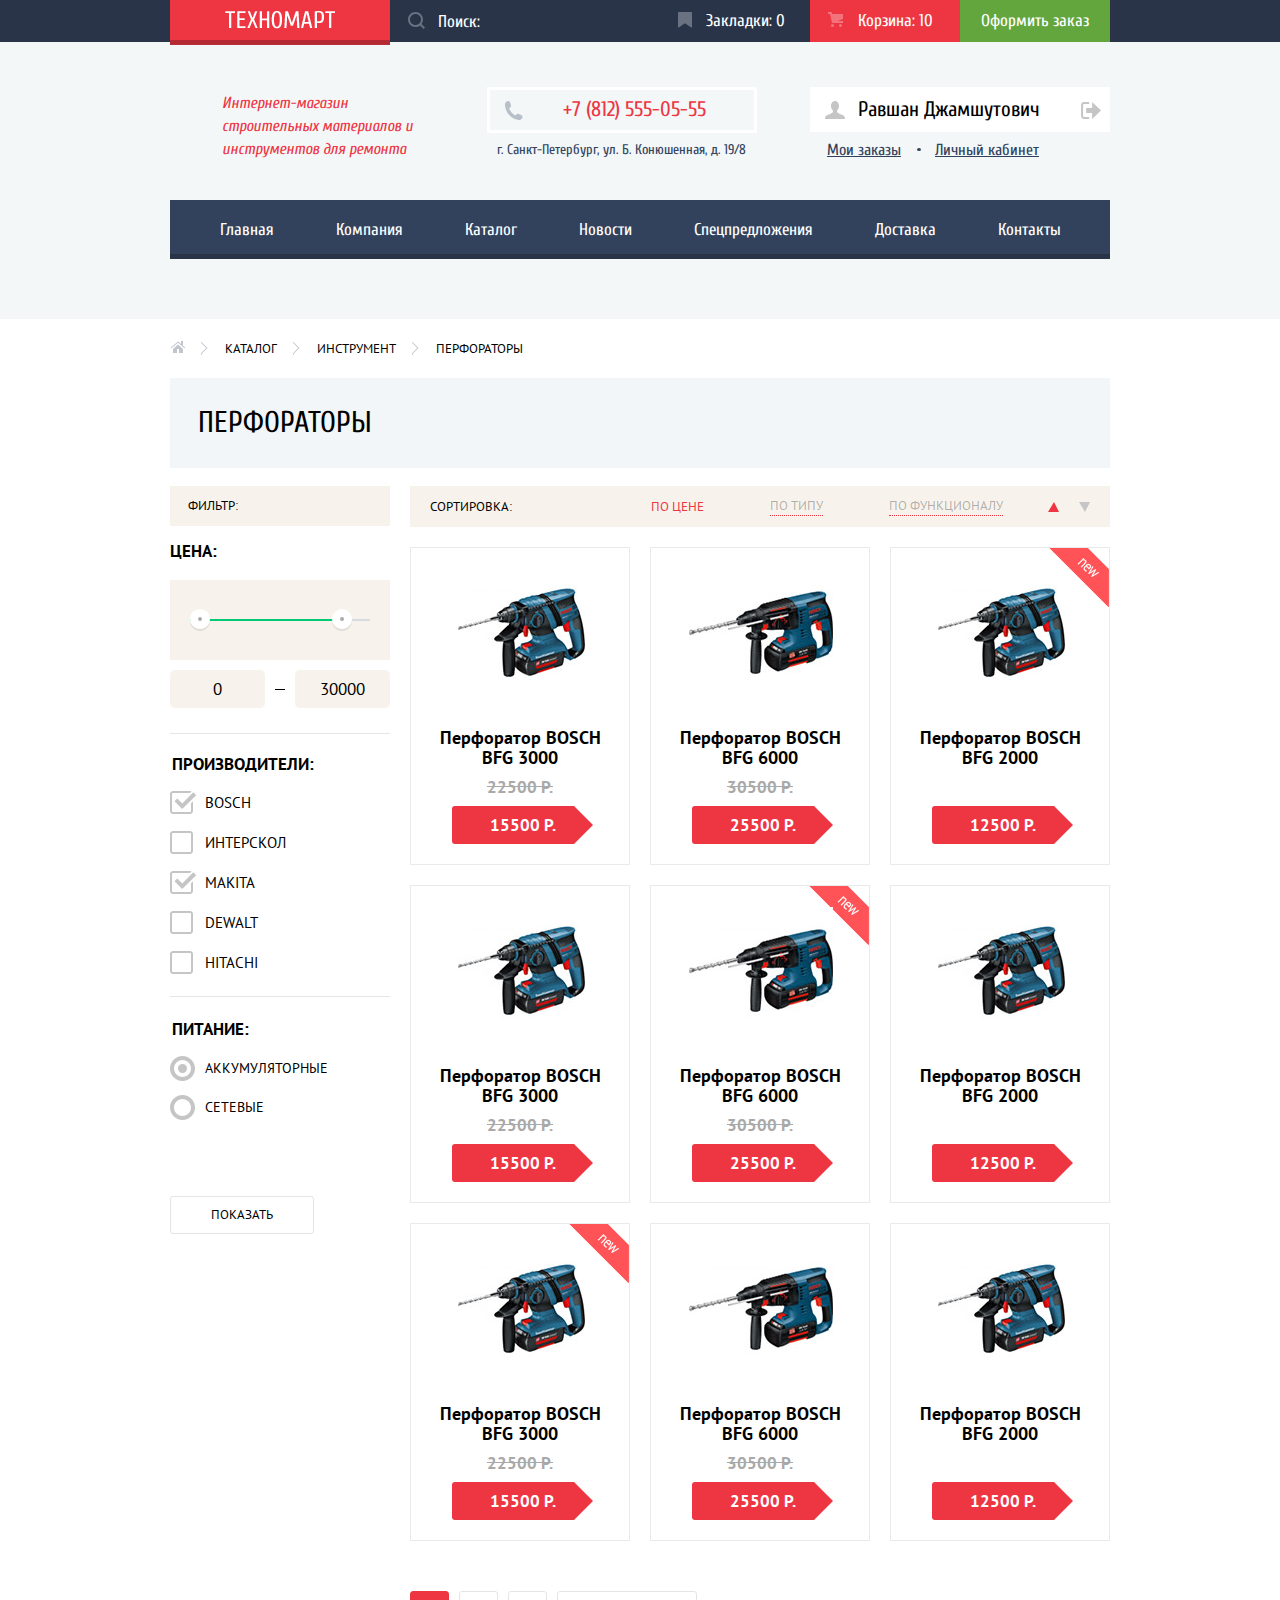
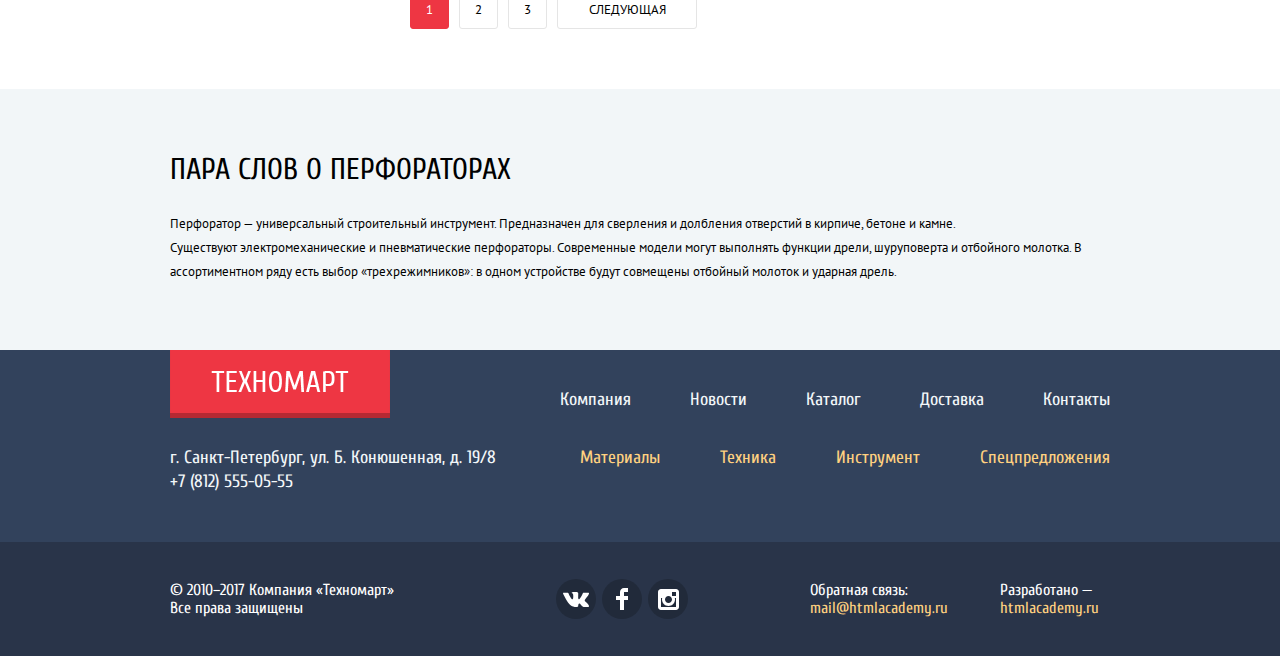
<file: catalog.html>
<!DOCTYPE html>
<html lang="en">
<head>
    <meta charset="UTF-8">
    <title>Technomart-catalog</title>
    <link href="https://fonts.googleapis.com/css?family=Cuprum:400,400i,700|PT+Sans:400,400i,700&amp;subset=cyrillic" rel="stylesheet">
    <link href="https://fonts.googleapis.com/css?family=PT+Sans&amp;subset=cyrillic" rel="stylesheet">
    <link href="css/style.css" rel="stylesheet">
</head>
<body class="catalog-page">
    <div class="user-nav-backgr">
        <section class="user-nav-container">
            <a class="top-logo" href="index.html"><img class="top-logo-img" src="img/logo.png" width="220" height="47" alt="Логотип магазина Техномарт">ТЕХНОМАРТ</a>
            <div class="top-nav">
                <form class="search-form" method="get">
                    <label class="search-label link-font">
                    <input class="search-field" type="search" id="search" name="search" placeholder="Поиск:">
                    <svg class="loop" width="17px" height="17px" viewBox="0 0 17 17" enable-background="new 0 0 17 17" fill="#fff">
                        <g id="Layer_2">
                            <path  d="M17,15.586l-3.542-3.542C14.421,10.782,15,9.21,15,7.5C15,3.358,11.643,0,7.5,0C3.358,0,0,3.358,0,7.5
                                C0,11.643,3.358,15,7.5,15c1.71,0,3.282-0.579,4.544-1.542L15.586,17L17,15.586z M2,7.5C2,4.467,4.467,2,7.5,2
                                C10.532,2,13,4.467,13,7.5c0,3.032-2.468,5.5-5.5,5.5C4.467,13,2,10.532,2,7.5z"/>
                        </g>
                    </svg></label>
                </form>
                <a class="bookmark top-nav-link link-icon" href="bookmarks.html">Закладки: 0</a>
                <a class="cart cart-filled top-nav-link link-icon" href="shopping-cart.html">Корзина: 10</a>
                <a class="order top-nav-link" href="order.html">Оформить заказ</a>
            </div>
        </section>
    </div>
    <header class="main-header">
        <div class="centering-wrap">
            <div class="contacts-and-login">
                <p class="description">Интернет-магазин строительных материалов и инструментов для ремонта</p>
                <div class="contacts">
                    <div class="phone">+7 (812) 555-05-55</div>
                    <p class="address">г. Санкт-Петербург, ул. Б. Конюшенная, д. 19/8</p>
                </div>
                <div class="user-nav authorized-user">
                    <div class="profile-and-deavtorization">
                        <a class="user-profile" href="user-profile.html">
                            <svg class="profile-icon" width="20px" height="18px" viewBox="0 0 20 18" enable-background="new 0 0 20 18" xml:space="preserve">
                                <path d="M17.881,14.166c-2.144-0.735-4.256-1.666-5.207-2.39c-0.657-0.501-0.77-1.618-0.517-2.415
                                c1.118-0.903,1.864-2.477,1.864-4.278C14.021,2.276,12.221,0,10,0S5.979,2.276,5.979,5.083c0,1.801,0.746,3.374,1.863,4.277 c0.253,0.798,0.141,1.915-0.517,2.416c-0.95,0.724-3.063,1.654-5.207,2.39S0,18,0,18h20C20,18,20.025,14.901,17.881,14.166z"/>
                            </svg>
                            Равшан Джамшутович</a>
                        <a class="deavtorization" href="deavtorization.html"><span class="visually-hidden">Деавторизоваться</span>
                            <svg class="deavtorization-icon" width="21px" height="17px" viewBox="0 0 21 17" enable-background="new 0 0 21 17" xml:space="preserve">
                                <g><polygon points="21,8.5 12.125,0 12.125,6 6.125,6 6.125,11 12.125,11 12.125,17"/>
                                    <path d="M3.106,13.952V3.048c0.018-0.376,0.171-1.057,1.01-1.057h5.027V0H4.116C1.938,0,1.112,1.81,1.087,3.027 v10.946C1.112,15.189,1.938,17,4.116,17h5.027v-1.99H4.116C3.277,15.01,3.124,14.327,3.106,13.952z"/>
                                </g>
                            </svg></a>
                    </div>
                    <ul class="authorized-user-nav">
                        <li><a class="my-orders" href="my-orders.html">Мои заказы</a></li>
                        <li><a class="my-profile" href="user-profile.html">Личный кабинет</a></li>
                    </ul>
                </div>
            </div>

            <nav class="main-nav-wrap">
                <ul class="main-nav-list">
                    <li><a class="main-nav-item" href="index.html">Главная</a></li>
                    <li><a class="main-nav-item" href="#">Компания</a></li>
                    <li><a class="main-nav-item" href="#">Каталог</a></li>
                    <li><a class="main-nav-item" href="#">Новости</a></li>
                    <li><a class="main-nav-item" href="#">Спецпредложения</a></li>
                    <li><a class="main-nav-item" href="#">Доставка</a></li>
                    <li><a class="main-nav-item" href="#">Контакты</a></li>
                </ul>
            </nav>
        </div>
    </header>
    
    <div class="centering-wrap">
        <ul class="breadcrumbs-list">
            <li class="breadcrumbs-item"><a href="index.html">
                <svg class="home-icon" width="15px" height="12px" viewBox="0 0 15 12" enable-background="new 0 0 15 12" xml:space="preserve">
                    <g><polygon points="3,8 3,12 7,12 7,8 9,8 9,12 13,12 13,8 8,3.516   "/>
                        <path d="M14.831,6.365L13,4.751V0h-2v2.987L8.332,0.635c-0.02-0.017-0.043-0.023-0.064-0.037 c-0.026-0.018-0.052-0.035-0.08-0.047C8.156,0.539,8.125,0.533,8.093,0.527C8.062,0.521,8.032,0.515,8,0.515 c-0.031,0-0.061,0.006-0.092,0.012C7.875,0.533,7.845,0.539,7.813,0.552C7.785,0.563,7.76,0.581,7.733,0.598 c-0.021,0.014-0.045,0.02-0.064,0.037l-6.498,5.73C0.964,6.548,0.944,6.864,1.126,7.071C1.225,7.183,1.363,7.24,1.501,7.24 c0.118,0,0.236-0.041,0.331-0.125L8,1.677l6.169,5.438C14.265,7.199,14.383,7.24,14.5,7.24c0.139,0,0.276-0.058,0.375-0.169 C15.058,6.864,15.038,6.548,14.831,6.365z"/>
                    </g></svg></a></li>
            <li class="breadcrumbs-item"><a href="catalog.html">Каталог</a></li>
            <li class="breadcrumbs-item"><a href="#">Инструмент</a></li>
            <li class="breadcrumbs-item"><a href="#">Перфораторы</a></li>
        </ul>
    </div>

    <section class="catalog centering-wrap">
        <header class="section-title-block">
            <h2 class="section-title">Перфораторы</h2>
        </header>
        <section class="filter-block">
            <p class="filter-title">Фильтр:</p>
            <p class="field-label">Цена:</p>
            <div class="price-range-wrap">
                <div class="price-range-line">
                    <span class="min-range-control"></span>
                    <span class="value-line"></span>
                    <span class="max-range-control"></span>
                </div>
            </div>
            <div class="price-range-numbers-wrap">
                <input class="filter-price-field" type="number" name="min-price" id="min-price" value="0"> 
                <input class="filter-price-field" type="number" name="max-price" id="max-price" value="30000">
            </div>
            

            <fieldset class="manufacturers-fieldset">
                <legend class="field-label">Производители:</legend>

                <input class="visually-hidden manufact-checkbox" type="checkbox" name="BOSCH" id="BOSCH" checked>
                <label for="BOSCH">BOSCH</label>

                <input class="visually-hidden manufact-checkbox" type="checkbox" name="interskol" id="interskol">
                <label for="interskol">Интерскол</label>

                <input class="visually-hidden manufact-checkbox" type="checkbox" name="MAKITA" id="MAKITA" checked>
                <label for="MAKITA">MAKITA</label>

                <input class="visually-hidden manufact-checkbox" type="checkbox" name="Dewalt" id="Dewalt">
                <label for="Dewalt">Dewalt</label>

                <input class="visually-hidden manufact-checkbox" type="checkbox" name="Hitachi" id="Hitachi">
                <label for="Hitachi">Hitachi</label>
            </fieldset>
            <fieldset class="power-fieldset">
                <legend class="field-label">Питание:</legend>

                <input class="visually-hidden power-radio" type="radio" name="power" value="accumulator" id="accumulator" checked>
                <label for="accumulator">Аккумуляторные</label>

                <input class="visually-hidden power-radio" type="radio" name="power" value="network" id="network">
                <label for="network">Сетевые</label>
            </fieldset>

            <button class="submit-filter-form" type="submit">Показать</button>
        </section>
        <div class="catalog-and-sort">
            <div class="sort-links-wrap">
                <p class="sort-title">Сортировка:</p>
                <a class="sort-link current-link" href="#">По цене</a>
                <a class="sort-link" href="#">По типу</a>
                <a class="sort-link" href="#">По функционалу</a>
                <a class="link-on-increase current-link" href="#"><span class="visually-hidden">сортировать по возрастанию</span></a>
                <a class="link-on-decrease" href="#"><span class="visually-hidden">сортировать по убыванию</span></a>
            </div>
            <ul class="catalog-list">
                <li class="catalog-item" tabindex="0">
                    <div class="catalog-item-img-wrap">
                        <img src="img/bfg-3000.jpg" width="127" height="112" alt="Перфоратор BOSCH BFG 3000">
                        <a class="button add-to-cart" href="#">Купить</a>
                        <a class="button make-bookmark" href="#">В закладки</a>
                    </div>
                    <div class="catalog-item-text-block">
                        <h3 class="catalog-item-name">Перфоратор BOSCH BFG 3000</h3>
                        <p class="old-price">22500 Р.</p>
                        <a class="button more-about-products" href="catalog-item.html">15500 Р.</a>  
                    </div></li>
                <li class="catalog-item" tabindex="0">
                    <div class="catalog-item-img-wrap">
                        <img src="img/bfg-6000.jpg" width="144" height="128" alt="Перфоратор BOSCH BFG 6000">
                        <a class="button add-to-cart" href="#">Купить</a>
                        <a class="button make-bookmark" href="#">В закладки</a>
                    </div>
                    <div class="catalog-item-text-block">
                        <h3 class="catalog-item-name">Перфоратор BOSCH BFG 6000</h3>
                        <p class="old-price">30500 Р.</p>
                        <a class="button more-about-products" href="catalog-item.html">25500 Р.</a>  
                    </div></li>
                <li class="catalog-item new" tabindex="0">
                    <div class="catalog-item-img-wrap">
                        <img src="img/bfg-2000.jpg" width="127" height="112" alt="Перфоратор BOSCH BFG 2000">
                        <a class="button add-to-cart" href="#">Купить</a>
                        <a class="button make-bookmark" href="#">В закладки</a>
                    </div>
                    <div class="catalog-item-text-block">
                        <h3 class="catalog-item-name">Перфоратор BOSCH BFG 2000</h3>
                        <p class="old-price"></p>
                        <a class="button more-about-products" href="catalog-item.html">12500 Р.</a>  
                    </div></li>
                <li class="catalog-item" tabindex="0">
                    <div class="catalog-item-img-wrap">
                        <img src="img/bfg-3000.jpg" width="127" height="112" alt="Перфоратор BOSCH BFG 3000">
                        <a class="button add-to-cart" href="#">Купить</a>
                        <a class="button make-bookmark" href="#">В закладки</a>
                    </div>
                    <div class="catalog-item-text-block">
                        <h3 class="catalog-item-name">Перфоратор BOSCH BFG 3000</h3>
                        <p class="old-price">22500 Р.</p>
                        <a class="button more-about-products" href="catalog-item.html">15500 Р.</a>  
                    </div></li>
                <li class="catalog-item new" tabindex="0">
                    <div class="catalog-item-img-wrap">
                        <img src="img/bfg-6000.jpg" width="144" height="128" alt="Перфоратор BOSCH BFG 6000">
                        <a class="button add-to-cart" href="#">Купить</a>
                        <a class="button make-bookmark" href="#">В закладки</a>
                    </div>
                    <div class="catalog-item-text-block">
                        <h3 class="catalog-item-name">Перфоратор BOSCH BFG 6000</h3>
                        <p class="old-price">30500 Р.</p>
                        <a class="button more-about-products" href="catalog-item.html">25500 Р.</a>  
                    </div></li>
                <li class="catalog-item" tabindex="0">
                    <div class="catalog-item-img-wrap">
                        <img src="img/bfg-2000.jpg" width="127" height="112" alt="Перфоратор BOSCH BFG 2000">
                        <a class="button add-to-cart" href="#">Купить</a>
                        <a class="button make-bookmark" href="#">В закладки</a>
                    </div>
                    <div class="catalog-item-text-block">
                        <h3 class="catalog-item-name">Перфоратор BOSCH BFG 2000</h3>
                        <p class="old-price"></p>
                        <a class="button more-about-products" href="catalog-item.html">12500 Р.</a>  
                    </div></li>
                <li class="catalog-item new" tabindex="0">
                    <div class="catalog-item-img-wrap">
                        <img src="img/bfg-3000.jpg" width="127" height="112" alt="Перфоратор BOSCH BFG 3000">
                        <a class="button add-to-cart" href="#">Купить</a>
                        <a class="button make-bookmark" href="#">В закладки</a>
                    </div>
                    <div class="catalog-item-text-block">
                        <h3 class="catalog-item-name">Перфоратор BOSCH BFG 3000</h3>
                        <p class="old-price">22500 Р.</p>
                        <a class="button more-about-products" href="catalog-item.html">15500 Р.</a>  
                    </div></li>
                <li class="catalog-item" tabindex="0">
                    <div class="catalog-item-img-wrap">
                        <img src="img/bfg-6000.jpg" width="144" height="128" alt="Перфоратор BOSCH BFG 6000">
                        <a class="button add-to-cart" href="#">Купить</a>
                        <a class="button make-bookmark" href="#">В закладки</a>
                    </div>
                    <div class="catalog-item-text-block">
                        <h3 class="catalog-item-name">Перфоратор BOSCH BFG 6000</h3>
                        <p class="old-price">30500 Р.</p>
                        <a class="button more-about-products" href="catalog-item.html">25500 Р.</a>  
                    </div></li>
                <li class="catalog-item" tabindex="0">
                    <div class="catalog-item-img-wrap">
                        <img src="img/bfg-2000.jpg" width="127" height="112" alt="Перфоратор BOSCH BFG 2000">
                        <a class="button add-to-cart" href="#">Купить</a>
                        <a class="button make-bookmark" href="#">В закладки</a>
                    </div>
                    <div class="catalog-item-text-block">
                        <h3 class="catalog-item-name">Перфоратор BOSCH BFG 2000</h3>
                        <p class="old-price"></p>
                        <a class="button more-about-products" href="catalog-item.html">12500 Р.</a>  
                    </div></li>
            </ul>
            <ul class="pagination">
                <li><a href="#" class="pagination-item current-item">1</a></li>
                <li><a href="#" class="pagination-item">2</a></li>
                <li><a href="#" class="pagination-item">3</a></li>
                <li><a href="#" class="pagination-item next-item">Следующая</a></li>
            </ul>
        </div>
    </section>
    <div class="catalog-subsection">
        <div class="centering-wrap">
            <p class="section-title">Пара слов о перфораторах</p>
            <p class="subsection-description">Перфоратор — универсальный строительный инструмент. Предназначен для сверления и долбления отверстий в кирпиче, бетоне и камне. <br> Существуют электромеханические и пневматические перфораторы. Современные модели могут выполнять функции дрели, шуруповерта и отбойного молотка. В ассортиментном ряду есть выбор «трехрежимников»: в одном устройстве будут совмещены отбойный молоток и ударная дрель.</p>
        </div>
    </div>
    <footer class="main-footer">
        <div class="footer-upper-row centering-wrap">
            <div class="footer-contacts">
                <a class="footer-logo"><img class="footer-logo-img" src="img/footer-logo.png" width="220" height="66" alt="Логотип магазина Техномарт">ТЕХНОМАРТ</a>
                <p class="footer-address">г. Санкт-Петербург, ул. Б. Конюшенная, д. 19/8</p> 
                <p class="footer-phone"> +7 (812) 555-05-55</p> 
            </div>
            <div class="footer-nav">
                <ul class="footer-nav-list">
                    <li><a class="footer-nav-item" href="#">Компания</a></li>
                    <li><a class="footer-nav-item" href="#">Новости</a></li>
                    <li><a class="footer-nav-item" href="#">Каталог</a></li>
                    <li><a class="footer-nav-item" href="#">Доставка</a></li>
                    <li><a class="footer-nav-item" href="#">Контакты</a></li>
                </ul>
                <ul class="categories-nav-list">
                    <li><a class="categories-nav-item" href="#">Материалы</a></li>
                    <li><a class="categories-nav-item" href="#">Техника</a></li>
                    <li><a class="categories-nav-item" href="#">Инструмент</a></li>
                    <li><a class="categories-nav-item" href="#">Спецпредложения</a></li>
                </ul>
            </div>
        </div>
        <div class="footer-info">
            <div class="centering-wrap">
                <p class="copyrights">
                    © 2010–2017 Компания «Техномарт» <br> Все права защищены
                </p>
                <ul class="social-icons-list">
                    <li><a class="social-icon-link vk" href="#"><span class="visually-hidden">Ссылка на страницу Вконтакте</span></a></li>
                    <li><a class="social-icon-link fb" href="#"><span class="visually-hidden">Ссылка на страницу в Фейсбук</span></a></li>
                    <li><a class="social-icon-link instagram" href="#"><span class="visually-hidden">Ссылка на страницу в Инстаграм</span></a></li>
                </ul>
                <div class="feedback-and-development">
                    <p class="feedback">Обратная связь: <br> <a class="gold-mark" href="mailto:mail@htmlacademy.ru">mail@htmlacademy.ru</a></p>
                    <p class="made-by">Разработано — <br> <a class="gold-mark" href="https://htmlacademy.ru/intensive/htmlcss" target="_blank">htmlacademy.ru</a></p>
                </div>
            </div>
        </div>    
    </footer>
    
    <div class="feedback-form-wrap hidden">
        <section class="modal-feedback">
            <form action="" class="feedback-form">
                <label class="form-label half-width">Ваше имя:
                <input class="form-field" type="text" name="name" placeholder="Представьтесь, пожалуйста"></label>

                <label class="form-label half-width">Ваш e-mail:
                <input class="form-field" type="email" name="mail" placeholder="Для отправки ответа"></label>

                <label class="form-label">Текст письма:
                <textarea class="form-field" cols="58" rows="5" name="message" placeholder="В свободной форме"></textarea></label>

                <div class="submit-button-wrap">
                    <button class="submit-form" type="submit">Отправить</button>
                </div>
                <button class="close-form" type="reset"><span class="visually-hidden">Закрыть форму</span></button>
            </form>
        </section>
    </div>
    <div class="modal-product-added hidden">
        <p class="modal-product-added-text">Товар добавлен в корзину!</p>
        <button class="close-modal-product" type="button"><span class="visually-hidden">закрыть уведомление о добавлении товара в корзину</span></button>

        <div class="buttons-wrap">
            <a class="button make-order" href="order.html">ОФОРМИТЬ ЗАКАЗ</a>
            <a class="button back-to-catalog" href="catalog.html">ПРОДОЛЖИТЬ ПОКУПКИ</a>
        </div>
    </div>   
    
    <script src="js/script.js" type="text/javascript"></script>
</body>
</html>
</file>
<file: css/style.css>
body {
    font-family: "Cuprum", sans-serif;
    padding: 0;
    margin: 0;
}
img {
    max-width: 100%;
    height: auto;
}
a {
    text-decoration: none;
}
button, 
.button {
    color: #fff;
    text-decoration: none;
    text-transform: uppercase;

    display: inline-block;
    border: none;
    border-radius: 3px;
    background-color: #ee3643;
    cursor: pointer;
}
.visually-hidden {
    position: absolute;

    width: 1px;
    height: 1px;
    margin: -1px;
    border: 0;
    padding: 0;

    white-space: nowrap;

    -webkit-clip-path: inset(100%);
    clip-path: inset(100%);
    clip: rect(0 0 0 0);
    overflow: hidden;
}
.search-field:focus::-webkit-input-placeholder { color: transparent; }
.search-field:focus::-moz-placeholder { color: transparent; }
.search-field:focus:-moz-placeholder  {color: transparent;}
.search-field:focus:-ms-input-placeholder {color: transparent;}

input[type="search"]::-webkit-search-cancel-button,
input[type="search"]::-webkit-search-results-button,
input[type="search"]::-webkit-search-results-decoration { display: none; }

.user-nav-backgr {
    width: 100%;
    color: #fff;
    background-color: #293449;
}
    .user-nav-container {
        display: flex;
        justify-content: space-between;
        align-items: center;

        width: 940px;
        padding: 0 130px;
        margin: 0 auto;
        height: 42px;
    }
        .top-logo {
            display: block;
            font-size: 0;

            width: 220px;
            height: 47px;

            cursor: pointer;
            flex-shrink: 0;
            outline: none;
        }
            .top-logo:hover,
            .top-logo:focus {
                background-image: url("../img/logo-hover.png");
            }
            .top-logo:active {
                background-image: url("../img/logo-active.png");
            }
                .top-logo:hover .top-logo-img,
                .top-logo:focus .top-logo-img,
                .top-logo:active .top-logo-img {
                    display: none;
                }
        .top-nav {
            display: flex;
            justify-content: space-between;
            align-items: center;
            width: 740px;
        }
            .search-form {
                font-family: "Cuprum", sans-serif;
                font-size: 17px;
                line-height: 17px;
                color: #fff;

                width: 270px;
                height: 42px;
                background-color: transparent;
                -webkit-box-sizing: border-box;
                -moz-box-sizing: border-box;
                box-sizing: border-box;
                cursor: pointer;
                flex-grow: 1;
            }
                .search-form:hover {
                    background-color: #212a3a;
                }
                .search-form .search-label {
                    position: relative;
                }
                    .search-form .search-field {
                        background-color: inherit;
                        border: none;
                        width: 100%;
                        height: 100%;
                        padding-left: 48px;
                        font: inherit;
                        color: #fff;
                        outline: none;
                    }
                    .loop {
                        position: absolute;
                        top: 50%;
                        margin-top: -9px;
                        left: 18px;

                        width: 17px;
                        height: 17px;
                        opacity: 0.3;                    
                    }
                    .search-field:hover + .loop {
                        opacity: 1;
                    }
                    .search-field:focus + .loop {
                        fill: #ee3643;
                        opacity: 1;
                    }
                    .search-field:focus {                    
                        fill: #ee3643;
                        background-color: #fff;
                        color: #000;
                    }
                    .search-field::placeholder {
                        font: inherit;
                        color: #fff;
                    }
            .top-nav-link {
                display: block;
                padding: 12px 0;
                width: 150px;

                font-family: "Cuprum", sans-serif;
                font-size: 17px;
                line-height: 18px;
                font-weight: 400;
                font-style: normal;
                color: #fff;
                text-align: center;
                text-decoration: none;

                cursor: pointer;
                outline: none;
            }
                .top-nav-link:hover,
                .top-nav-link:focus {
                    background-color:#212a3a;
                }
                .top-nav-link:active {
                    background-color:#161d29;
                    color: rgba(255, 255, 255, 0.6);
                }
            .link-icon {
                box-sizing: border-box;
                padding-left: 20px;
            }
            .link-icon::before {
                position: absolute;
                left: 18px;
                content: "";
            
                width:17px;
                height: 17px;
                background-size: contain;
                background-repeat: no-repeat;
                background-position: center center;

                opacity: 0.3;
            }
                .link-icon:hover::before,
                .link-icon:focus::before {
                    opacity: 1;
                }
                .link-icon:active::before {
                    opacity: 0.5;
                }
            .bookmark {
                position: relative;
            }
                .bookmark::before {
                    width: 14px;
                    height: 16px;
                    background-image: url("../img/icon-bookmark.svg");
                }
            .cart {
                position: relative;
            }
                .cart::before {
                    width: 15px;
                    height: 15px;
                    background-image: url("../img/cart-icon.svg");
                }
                .cart.cart-filled {
                    background-color: #ee3643;
                }
            .order {
                position: relative;
                background-color: #63a63e;
            }
                .order:active {
                    opacity: 0.6;
                }
                .order:hover,
                .order:focus {
                    background-color: #5fbb2d;
                }
.main-header {
    display: flex;

    font-family: "Cuprum", sans-serif;
    font-style: normal;
    font-weight: 400;

    width: 100%;
    padding-bottom: 60px;
    margin-bottom: 58px;    
    background-color: #f3f7f8;
}
    .centering-wrap {
        width: 940px;
        padding: 0 130px;
        margin: 0 auto;
    }
        .contacts-and-login {
            display: flex;
            justify-content: space-between;
            align-items: flex-start;

            padding-top: 45px;
            margin-bottom: 38px;
        }
            .description {
                width: 196px;
                padding: 5px 5px 0 52px;
                margin: 0;

                font-family: "Cuprum", sans-serif;
                font-style: italic;
                font-weight: 400;
                font-size: 16px;
                line-height: 23px;
                color: #ee3643;
            }
            .contacts-and-login .contacts {
                width: 270px;
                margin-left: 10px;
            }
                .contacts-and-login .contacts .phone {
                    color: #ee3643;
                    font-size: 21px;
                    line-height: 18px;

                    padding: 10px 14px;
                    margin-bottom: 5px;
                    border: 3px solid #fff;
                }
                    .contacts-and-login .contacts .phone::before {
                        content: "";
                        display: inline-block;
                        vertical-align: middle;
                        background-image: url("../img/icon-phone.svg");
                        width: 19px;
                        height: 19px;
                        margin-right: 40px;
                    }
                .contacts-and-login .contacts .address {
                    font-size: 14px;
                    line-height: 24px;
                    text-align: center;
                    color: #32425c;

                    margin: 0;
                }
            .user-nav {
                display: flex;
                justify-content: flex-end;

                font-family: "Cuprum",sans-serif;
                font-size: 21px;
                line-height: 18px;
                font-style: normal;
                font-weight: 400;
                color: #000;

                width: 300px;
                margin: 0;
                padding: 0;

                list-style: none;
            }
                .user-nav-link {
                    display: inline-block;
                    vertical-align: middle;
                    color: inherit;
                    text-decoration: none;

                    padding: 14px 24px;
                    background-color: #fff;
                }
                    .user-nav-link:hover,
                    .user-nav-link:focus {
                        color: #ee3643;
                    }
                    .user-nav-link:active {
                        color: rgba(0, 0, 0, 0.3);
                    }
                .user-nav .login {
                    position: relative;
                    padding-left: 49px;
                    margin-right: 12px;
                }
                .user-nav .login::before {
                    position: absolute;
                    left: 14px;

                    content: "";
                    width: 20px;
                    height: 17px;
                    background-image: url("../img/icon-login.svg");
                    background-size: contain;
                    background-repeat: no-repeat;

                    opacity: 0.3;
                }
                    .user-nav .login:hover::before,
                    .user-nav .login:focus::before {
                        opacity: 1;
                    }
                    .user-nav .login:active::before {
                        opacity: 0.3;
                    }
            .user-nav.authorized-user {
                flex-direction: column;
            }
                .profile-and-deavtorization {
                    position: relative;
                    width: 100%;
                    padding: 12px;
                    background-color: #fff;
                    box-sizing: border-box;
                }
                .profile-and-deavtorization .user-profile {
                    position: relative;

                    display: inline-block;
                    padding-left: 36px;
                    margin-right: 30px;

                    font-size: 21px;
                    line-height: 21px;
                    font-weight: 400;
                    color: #000;
                    text-align: center;
                    text-decoration: none;
                }
                    .profile-icon {
                        position: absolute;
                        left: 3px;
                        top: 2px;
                    }
                .deavtorization {
                    position: absolute;
                    right: 9px;
                    top: 15px;

                    display: inline-block;
                }
                    .profile-icon,
                    .deavtorization-icon {
                        fill: #c5c5c5;
                    }
                        .user-profile:hover .profile-icon,
                        .deavtorization:hover .deavtorization-icon,
                        .user-profile:focus .profile-icon,
                        .deavtorization:focus .deavtorization-icon {
                            fill: #32425c;
                        }
                        .user-profile:active .profile-icon,
                        .deavtorization:active .deavtorization-icon {
                            fill: #c5c5c5;
                        }
                        .user-profile:active {
                            color: rgba(0, 0, 0, 0.3);
                        }
                .authorized-user-nav {
                    display: flex;
                    flex-wrap: wrap;
                    padding: 0;
                    margin: 0;
                    list-style: none;
                }
                    .authorized-user-nav li {
                        position: relative;
                        flex-shrink: 0;  
                    }
                    .authorized-user-nav li:not(:last-child)::after {
                        display: block;
                        content: "";
                        position: absolute;
                        top: 16px;
                        right: -3px;

                        width: 4px;
                        height: 3px;
                        background-color: #32425c;
                        border-radius: 50%;
                    }
                    .authorized-user-nav a {
                        display: block;
                        margin: 9px 17px 0 17px;

                        font-size: 16px;
                        line-height: 18px;
                        font-weight: 400;
                        color: #32425c;
                        text-decoration: underline;
                    }
                        .authorized-user-nav a:hover,
                        .authorized-user-nav a:focus {
                            color: #ee3643;
                        }
                        .authorized-user-nav a:active {
                            color: rgba(50, 66, 92, 0.3);
                        }
        .main-nav-list {
            display: flex;
            justify-content: center;

            margin: 0;
            padding: 0;
            background-color: #32425c;

            box-shadow: inset 0 -5px 0 0 #293449;
            list-style: none;
        }
            .main-nav-item {
                display: inline-block;
                font-family: "Cuprum", sans-serif;
                font-size: 17px;
                line-height: 17px;
                color: #fff;

                padding: 21px 31px;
                text-decoration: none;
            }
                .main-nav-item:hover,
                .main-nav-item:focus {
                    background-color: #293449;
                }
                .main-nav-item:active {
                    background-color: #1d2739;
                    color: rgba(255, 255, 255, 0.5);
                }
.promo-block {
    margin-bottom: 53px;
}
    .promo-block-list {
        display: flex;
        align-items: flex-start;
        justify-content: space-between;
        flex-wrap: wrap;

        padding: 0;
        margin: 0;
        list-style: none;
    }
        .promo-block-item {
            position: relative;

            font-family: "Cuprum", sans-serif;
            width: 300px;
            min-height: 123px;
            padding: 20px 23px;
            margin-bottom: 20px;
            box-sizing: border-box;
        }
            .promo-block-item::after {
                position: absolute;
                content: "";
                background-repeat: no-repeat;
            }
            .promo-block-item.materials {
                background-color: #ffbf47;
            }
            .promo-block-item.materials::after {
                top: 31px;
                right: 43px;

                width: 44px;
                height: 65px;
                background-image: url("../img/materials.svg");
            }
            .new::before {
                position: absolute;
                top: 0;
                right: 0;
                content: "";

                width: 60px;
                height: 59px;
                background-image: url("../img/new.png");
            }
            .promo-block-item.tools {
                background-color: #3bbce3;
            }
                .promo-block-item.tools::after {
                    top: 32px;
                    right: 28px;

                    width: 75px;
                    height: 61px;
                    background-image: url("../img/tools.svg");
                }
            .promo-block-item.equipment {
                background-color: #dc91d8;
            }
                .promo-block-item.equipment::after {
                    top: 32px;
                    right: 33px;

                    width: 75px;
                    height: 61px;
                    background-image: url("../img/equipment.svg");
                }
            .promo-block-item.discount {
                background-color: #8ed78f;
            }
                .promo-block-item.discount::after {
                    top: 27px;
                    right: 44px;

                    width: 59px;
                    height: 72px;
                    background-image: url("../img/cart.svg");
                }
            .promo-block-item.delivery {
                background-color: #ffc047;
            }
                .promo-block-item.delivery::after {
                    top: 31px;
                    right: 32px;

                    width: 78px;
                    height: 63px;
                    background-image: url("../img/delivery.svg");
                }
            .promo-block-item:last-child {
                margin-bottom: 0;
            }
                .promo-block-item-name {
                    font-size: 24px;
                    line-height: 30px;
                    font-weight: 700;
                    color: #fff;

                    margin: 0;
                    margin-bottom: 14px;
                }
                .promo-block-item-button {
                    font-family: "Cuprum", sans-serif;
                    font-size: 14px;
                    line-height: 18px;
                    font-weight: 400;
                    color: #fff;
                    text-align: center;
                    text-decoration: none;
                    text-transform: uppercase;

                    display: inline-block;
                    min-width: 135px;
                    padding: 10px 23px;
                    background-color: rgba(0, 0, 0, 0.1);
                    border-radius: 3px;
                    box-sizing: border-box;
                }
                    .promo-block-item-button:hover,
                    .promo-block-item-button:focus {
                        background-color: rgba(0, 0, 0, 0.2);
                    }
                    .promo-block-item-button:active {
                        background-color: rgba(0, 0, 0, 0.3);
                    }
            .promo-block-item-slider {
                width: 620px;
                height: 266px;
            }
                .promo-slider-list-wrap {
                    position: relative;
                    display: flex;
                    justify-content: center;

                    width: 620px;
                    height: 266px;
                    overflow: hidden;
                }
                    .promo-slider-list {
                        padding: 0;
                        margin: 0;
                        list-style: none;
                    }
                        .promo-slider-item {
                            position: relative;

                            display: none;
                            align-items: flex-start;
                            flex-direction: column;
                            flex-shrink: 0;
                            width: 620px;
                            height: 266px;
                            padding: 25px 24px 22px 24px;
                            box-sizing: border-box;
                        }
                            .promo-slider-item.current-slide {
                                display: flex;
                            }
                            .promo-slider-item-title {
                                font-size: 36px;
                                line-height: 30px;
                                font-weight: 700;
                                text-transform: uppercase;
                                color: #fff;

                                margin: 0;
                                margin-bottom: 5px;
                                z-index: 1;
                            }
                            .promo-slider-item-subtitle {
                                font-family: "PT Sans", sans-serif;
                                font-size: 18px;
                                line-height: 24px;
                                font-weight: 400;
                                color: #fff;

                                margin: 0;
                                z-index: 1;
                            }
                            .promo-slider-item-img {
                                display: block;
                                position: absolute;
                                top: 0;
                                left: 0;
                                z-index: -1;
                            }
                            .promo-slider-item-button {
                                display: inline-block;
                                font-size: 14px;
                                line-height: 18px;
                                padding: 10px 50px;
                                text-decoration: none;
                                color: #fff;

                                border-radius: 3px;
                                margin-top: auto;
                                background-color: #ee3643;
                                z-index: 1;
                            }
                                .promo-slider-item-button:hover,
                                .promo-slider-item-button:focus {
                                    background-color: #ca2c37;
                                }
                                .promo-slider-item-button:active {
                                    background-color: #ba2732;
                                }
                    .arrow-slider-controls {
                        position: absolute;
                        top: 0;
                        left: 0;

                        width: 100%;
                        height: 100%;
                        padding: 0 24px;
                        display: flex;
                        justify-content: space-between;
                        align-items: center;
                        box-sizing: border-box;
                    }
                        .previous-slide,
                        .next-slide {
                            position: absolute;
                            width: 27px;
                            height: 27px;
                            padding: 0;
                            background-color: transparent;
                            border: 3px solid #fff;
                            transform: rotate(-45deg);
                        }
                        .previous-slide {
                            left: 30px;
                            border-right: none;
                            border-bottom: none;
                        }
                        .next-slide {
                            right: 26px;
                            border-left: none;
                            border-top: none;
                        }
                    .round-slider-controls {
                        position: absolute;
                        bottom: 33px;
                        align-self: center;
                    }
                        .round-slider-control {
                            width: 10px;
                            height: 10px;
                            padding: 0;
                            margin-right: 5px;
                            border: 2px solid #fff;
                            background-color: #fff;
                            border-radius: 50%;

                            box-sizing: border-box;
                        }
                            .round-slider-control.current {
                                background-color: #ee3643;
                            }
                            .round-slider-control:last-child {
                                margin-right: 0;
                            }
.popular-products {
    margin-bottom: 20px;
}
    .section-title-block {
        display: flex;
        align-items: center;
        justify-content: space-between;

        background-color: #f9f5f0;
        padding: 30px 28px;
        margin-bottom: 18px;
    }
        .section-title {
            font-size: 30px;
            line-height: 30px;
            font-weight: 400;
            text-transform: uppercase;

            margin: 0;
        }
        .button-all-products {
            font-size: 14px;
            line-height: 18px;
            font-weight: 400;
            text-align: center;

            width: 251px;
            padding: 10px 0;
        }
            .button-all-products:hover,
            .button-all-products:focus {
                background-color: #ca2c37;
            }
            .button-all-products:active {
                background-color: #ba2732;
            }
    .popular-products-list {
        display: flex;
        flex-wrap: wrap;
        justify-content: space-between;
        align-items: flex-start;

        margin: 0;
        padding: 0;

        list-style: none;
    }
        .popular-products-item {
            position: relative;

            font-family: "PT Sans", sans-serif;
            font-weight: 400;
            text-align: center;

            width: 220px;
            min-height: 318px;
            padding: 10px;
            background-color: #fff;
            border: 1px solid #eaeaea;

            flex-shrink: 0;
            box-sizing: border-box;
            outline: none;
        }
            .popular-products-item:hover,
            .popular-products-item:focus {
                box-shadow: 0 10px 25px 0 rgba(0, 0, 0, 0.5);
            }
            .popular-products-img-wrap {
                position: relative;

                display: flex;
                align-items: center;
                justify-content: center;;
                align-content: center;
                flex-wrap: wrap;

                width: 200px;
                height: 150px;
            }
                .popular-products-img-wrap .button {
                    display: none;

                    font-family: "Cuprum", sans-serif;
                    font-size: 14px;
                    line-height: 18px;
                    text-transform: uppercase;

                    width: 135px;
                    border-radius: 3px;
                    box-sizing: border-box;
                    flex-shrink: 0;

                }
                .add-to-cart {
                    position: relative;
                    color: #fff;

                    background-color: #63a63e;
                    padding: 12px 0 9px 0;
                    margin-bottom: 8px;
                    box-shadow: inset 0 -3px 0 0 #367315;
                }
                    .add-to-cart::before {
                        position: absolute;
                        content: "";
                        top: 12px;
                        left: 12px;

                        width: 15px;
                        height: 15px;
                        background-image: url("../img/cart-icon.svg");
                        background-repeat: no-repeat;
                        background-position: center;
                        opacity: 0.3;
                    }
                    .add-to-cart:hover,
                    .add-to-cart:focus {
                        background-color: #5fbb2d;
                    }   
                        .add-to-cart:hover::before,
                        .add-to-cart:focus:before {
                            opacity: 1;
                        }
                    .add-to-cart:active {
                        background-color: #518534;
                        box-shadow: none;
                    }
                .make-bookmark {
                    color: #32425c;

                    background-color: transparent;
                    padding: 7px 0;
                    border: 3px solid #63a63e;
                }
                    .make-bookmark:hover,
                    .make-bookmark:focus {
                        border-color: #32425c;
                    }
                    .make-bookmark:active {
                        opacity: 0.3;
                    }
                    
                .popular-products-item:hover img,
                .popular-products-item:focus img {
                    display: none;
                }
                .popular-products-item:hover .button,
                .popular-products-item:focus .button {
                    display: block;
                }
            .popular-products-text-block {
                text-align: center;

                max-width: 180px;
                margin: 0 auto;
            }
                .popular-products-name {
                    font-size: 18px;
                    line-height: 20px;
                    font-weight: 700;
                    color: #000;

                    margin: 0;
                    margin-top: 20px;
                    margin-bottom: 10px;
                }
                .old-price {
                    font-size: 17px;
                    line-height: 18px;
                    font-weight: 700; 
                    color: #a9a9a9;
                    text-decoration: line-through;

                    margin: 0;
                    margin-bottom: 10px;
                }
                .more-about-products {     
                    position: absolute;
                    bottom: 20px;
                    left: 41px;

                    font-size: 17px;
                    line-height: 18px;
                    font-weight: 700; 

                    min-width: 122px;
                    min-height: 38px;
                    padding: 10px 0;
                    padding-left: 20px;
                    border-top-right-radius: 0;
                    border-bottom-right-radius: 0;
                    box-sizing: border-box;
                }
                    .more-about-products::after {
                        content: "";

                        position: absolute;
                        right: -38px;
                        top: 0;
                        border: 19px solid transparent;
                        border-left-color: #ee3643;
                    }
                    .more-about-products:hover,
                    .more-about-products:focus {
                        background-color: #ca2c37;
                    }
                        .more-about-products:hover::after,
                        .more-about-products:focus::after {
                            border-left-color: #ca2c37;
                        }
                    .more-about-products:active {
                        background-color: #ba2732;
                    }
                        .more-about-products:active::after {
                            border-left-color: #ba2732;
                        }
.popular-manufacturers {
    margin-bottom: 64px;
}
    .button-all-manufacturers {
        font-size: 14px;
        line-height: 18px;
        font-weight: 400;
        text-align: center;

        width: 251px;
        padding: 10px 0;
    }
        .button-all-manufacturers:hover,
        .button-all-manufacturers:focus {
            background-color: #ca2c37;
        }
        .button-all-manufacturers:active {
            background-color: #ba2732;
        }
    .popular-manufacturers-list {
        display: flex;
        flex-wrap: wrap;
        justify-content: space-between;
        margin: 0;
        padding: 0;
        list-style: none;
    }
        .popular-manufacturers-list li {
            margin: 0 20px 20px 0;
        }
            .popular-manufacturers-list li:nth-child(4n) {
                margin-right: 0;
            }
        .popular-manufacturers-item {
            display: flex;
            align-items: center;
            justify-content: center;
            width: 218px;
            min-height: 143px;
            border: 1px solid #eaeaea;
            flex-shrink: 0;
            outline: none;
        }
            .popular-manufacturers-item:hover,
            .popular-manufacturers-item:focus {
                box-shadow: 0 10px 25px 0 rgba(41, 52, 73, 0.5);
            }
            .popular-manufacturers-item:active {
                box-shadow: 0 4px 10px 0 rgba(41, 52, 73, 1);
                opacity: 0.5;
            }
            .popular-manufacturers-item:active {
            }
.services {
    padding-top: 65px;
    background-color: #f4f8f9;
    margin-bottom: 78px;
}
    .services .section-title {
        margin-bottom: 27px;
    }
    .servises-slogan {
        width: 400px;
        font-family: "PT Sans", sans-serif;
        font-size: 13px;
        line-height: 24px;
        font-weight: 400;

        margin: 0;
        margin-bottom: 55px;
    }
    .services-slider-wrap {
        display: flex;
        justify-content: space-between;
        align-items: flex-start;

        padding-top: 14px;
    }
        .services-slider-buttons-list {
            position: relative;
            margin: 0;
            margin-right: 80px;
            padding: 0;
            list-style: none;
        }
            .services-slider-buttons-list::after {
                position: absolute;
                right: 0;
                top: 50%;
                margin-top: -140px;
                content:"";

                width: 10px;
                height: 279px;
                background-image: url("../img/vertical-shadow-line.png");
            }
            .services-slider-buttons-item {
                font-family: "Cuprum", sans-serif;
                font-size: 21px;
                line-height: 30px;
                font-weight: 700;
                text-transform: none;
                text-align: left;
                color: #fff;

                width: 240px;
                padding: 15px 22px;
                background-color: #32425c;
                border-radius: 0;
                box-shadow: 0 1px 0 0 #33445a;
                box-sizing: border-box;
                border-bottom: 1px solid #4d637b;
                outline: none;
            }
                .services-slider-buttons-item:hover,
                .services-slider-buttons-item:focus {
                    background-color: #293449;
                }
                .services-slider-buttons-item.current-button {
                    background-color: #fff;
                    color: #32425c;
                    box-shadow: none;
                    border-bottom-color: #fff;
                }
                .services-slider-buttons-list li:last-child .services-slider-buttons-item {
                    border-bottom: 0;
                }
        .services-slider-list {
            display: flex;
            align-items: flex-start;
            margin: 0;
            padding: 0;
            width: 630px;
            min-height: 285px;

            list-style: none;
            overflow: hidden;
        }
            .services-slider-item {
                display: none;
                width: 100%;
                min-height: 285px;
                background-position: right top;
                background-repeat: no-repeat;
                flex-shrink: 0
            }
                .services-slider-item.delivery {
                    background-image: url("../img/delivery-slider.png");
                    background-position: right 22px;
                }
                .services-slider-item.guarantee {
                    background-image: url("../img/guarantee-slider.png");
                }
                .services-slider-item.credit {
                    background-image: url("../img/credit-slider.png");
                }
                .services-slider-item.current-slide {
                    display: block;
                }
                .service-text-block {
                    width: 400px;
                }
                    .service-name {
                        font-size: 36px;
                        line-height: 36px;
                        text-transform: uppercase;
                        color: #32425c;

                        margin: 0;
                        margin-bottom: 22px;
                    }
                    .service-description {
                        font-family: "PT Sans", sans-serif;
                        font-size: 13px;
                        line-height: 24px;

                        margin-bottom: 26px;
                    }
                    .credit-order {
                        font-family: "Cuprum", sans-serif;
                        font-size: 14px;
                        line-height: 18px;
                        font-weight: 400;
                        padding: 10px 44px;
                    }
                        .credit-order:hover, 
                        .credit-order:focus {
                            background-color: #ca2c37;
                        } 
                        .credit-order:active {
                            background-color: #ba2732;
                        }
.about-company-and-contacts {
    display: flex;
    justify-content: space-between;
    align-items: flex-start;

    margin-bottom: 85px;
}
    .about-company {
        font-size: 13px;
        line-height: 24px;
        font-weight: 400;

        width: 540px;
    }
        .about-company .section-title {
            margin-bottom: 27px;
        }
        .about-company .company-description {
            font-family: "PT Sans", sans-serif;
            font-size: 13px;
            line-height: 24px;
            font-weight: 400;

            margin: 0;
            margin-bottom: 25px;
        }
        .delivery-companies-list-title {
            font-family: "PT Sans", sans-serif;
            margin-bottom: 19px;
        }
        .delivery-companies-list {
            margin: 0;
            padding: 0;
            list-style: none;
        }
            .delivery-companies-item {
                position: relative;
                font-size: 18px;
                line-height: 20px;

                padding-left: 35px;
                margin-bottom: 20px;
            }
                .delivery-companies-item:last-child {
                    margin-bottom: 35px;
                }
                .delivery-companies-item::before {
                    position: absolute;
                    top: 50%;
                    margin-top: -1px;
                    left: 0;

                    content: "";
                    width: 25px;
                    height: 2px;
                    background-color: #ee3643;
                }
        .more-about-company {
            padding: 8px 45px;
            outline: none;
        }
            .more-about-company:hover,
            .more-about-company:focus {
                background-color: #ca2c37;
            }
            .more-about-company:active {
                background-color: #ba2732;
            }
    .company-contacts {
        position: relative;
        font-size: 13px;
        line-height: 24px;
        font-weight: 400;

        width: 300px;
    }
        .company-contacts .section-title {
            margin-bottom: 27px;
        }
        .company-contacts p {
            font-family: "PT Sans", sans-serif;
            margin-bottom: 29px;
        }
        .static-map {
            position: relative;
            display: block;
            margin-bottom: 41px;
        }
        #map-popup {
            position: fixed;
            top: 50%;
            margin-top: -225px;
            left: 50%;
            margin-left: -470px;

            width: 940px;
            height: 450px;
            z-index: 10;
            box-shadow: 0 0 20px 0 rgba(0, 0, 0, 0.5);
        }
        #interactive-map {
            position: absolute;
            width: 300px;
            height: 158px;
            z-index: 1;
        }
        .map-overlay {
            position: absolute;
            display: block;
            width: 100%;
            height: 100%;
            z-index: 2;
            cursor: pointer;
        }
        #map-popup-fixed {
        }
            .close-map-popup {
                position: absolute;
                right: 10px;
                top: 10px;

                width: 21px;
                height: 21px;
                background-color: transparent;
                outline: none;
                z-index: 11;
            }
                .close-map-popup::before,
                .close-map-popup::after {
                    content: "";
                    position: absolute;
                    top: -3px;
                    right: 8px;


                    width: 4px;
                    height: 28px;
                    border-radius: 10px;
                    background-color: #ee3643;
                }
                .close-map-popup::before {
                    transform: rotate(45deg);
                }
                .close-map-popup::after {
                    transform: rotate(-45deg);
                }
                .close-map-popup:hover::before,
                .close-map-popup:focus::before,
                .close-map-popup:hover::after,
                .close-map-popup:focus::after {
                    background-color: #ca2c37;
                }
                .close-map-popup:active::before,
                .close-map-popup:active::after {
                    background-color: #ba2732;
                }
        .write-us-button {
            padding: 7px 67px;
            outline: none;
        }
            .write-us-button:hover,
            .write-us-button:focus {
                background-color: #ca2c37;
            }
            .write-us-button:active {
                background-color: #ba2732;
            }
.main-footer {
    background-color: #32425c;
}
    .footer-upper-row {
        display: flex;
        justify-content: space-between;
        align-items: stretch;

        padding-bottom: 48px;
    }
        .footer-contacts {
            font-family: "Cuprum", sans-serif;
            font-size: 18px;
            line-height: 24px;
            font-weight: 400;
            color: #f3f7f9;

            width: 350px;
        }
            .footer-logo {
                display: block;
                margin-bottom: 16px;

                font-size: 0;
            }
            .footer-address {
                margin: 0;
            }
            .footer-phone {
                margin: 0;
            }
        .footer-nav {
            width: 568px;
            padding-top: 28px;
        }
            .footer-nav-list {
                display: flex;
                align-items: center;
                justify-content: flex-end;
                flex-wrap: wrap;
                margin: 0;
                padding: 0;
                margin-bottom: 14px;
                list-style: none;
            }
                .footer-nav-list li {
                    margin-left: 59px;
                    flex-shrink: 0;
                }
                .footer-nav-list li:first-child { 
                    margin-left: 0;
                }
                    .footer-nav-item {
                        display: block;
                        padding: 10px 0;

                        font-size: 18px;
                        line-height: 24px;
                        font-weight: 400;
                        color: #f3f7f9;
                        outline: none;
                    }
                    .footer-nav-item:hover,
                    .footer-nav-item:focus {
                        text-decoration: underline;
                    }
                    .footer-nav-item:active {
                        text-decoration: none;
                        opacity: 0.5;
                    }
            .categories-nav-list {
                display: flex;
                align-items: center;
                justify-content: flex-end;
                flex-wrap: wrap;

                margin: 0;
                padding: 0;
                list-style: none;
            }
                .categories-nav-list li {
                    margin-left: 60px;
                    flex-shrink: 0;
                }
                .categories-nav-list li:first-child { 
                    margin-left: 0;
                }
                    .categories-nav-item {
                        display: block;
                        padding: 10px 0;

                        font-size: 18px;
                        line-height: 24px;
                        font-weight: 400;
                        color: #ffd180;
                        outline: none;
                    }
                    .categories-nav-item:hover,
                    .categories-nav-item:focus {
                        text-decoration: underline;
                    }
                    .categories-nav-item:active {
                        text-decoration: none;
                        opacity: 0.5;
                    }
        .footer-info {
            background-color: #293449;
            padding: 37px 0;
        }
            .footer-info .centering-wrap {
                display: flex;
                align-items: center;
            }
                .copyrights {
                    font-size: 16px;
                    line-height: 18px;
                    color: #fff;
                    font-weight: 400;

                    width: 270px;
                    margin: 0;
                }
                .social-icons-list {
                    display: flex;
                    align-items: center;
                    justify-content: center;

                    width: 200px;
                    margin: 0;
                    margin-left: auto;
                    margin-right: auto;
                    padding: 0;
                    list-style: none;
                }  
                    .social-icons-list li {
                        margin-right: 6px;
                    } 
                    .social-icon-list li:last-of-type {
                        margin-right: 0;
                    }     
                    .social-icon-link {
                        display: block;
                        width: 40px;
                        height: 40px;
                        background-color: #212a3a;
                        border-radius: 50%;
                        background-position: center center;
                        background-repeat: no-repeat;
                        outline: none;
                    }
                        .social-icon-link:last-of-type {
                            margin-right: 0;
                        }
                        .social-icon-link.vk {
                            background-image: url("../img/vk-icon.svg");
                        }
                        .social-icon-link.fb {
                            background-image: url("../img/fb-icon.svg");
                        }
                        .social-icon-link.instagram {
                            background-image: url("../img/insta-icon.svg");
                        }
                        .social-icon-link:hover,
                        .social-icon-link:focus,
                        .social-icon-link:active {
                            background-color: #ee3643;
                        }
        .feedback-and-development {
            display: flex;
            justify-content: space-between;
            align-items: center;
            width: 300px;

            font-size: 16px;
            line-height: 18px;
            font-weight: 400;
            color: #fff;
        }
            .feedback,
            .made-by {
                min-width: 110px;
                margin: 0;
            }
                .gold-mark {
                    color: #ffd180;
                    outline: none;
                }
                .gold-mark:hover,
                .gold-mark:focus {
                    text-decoration: underline;
                } 
                .gold-mark:active {
                    color: #ee3643;
                    text-decoration: none;
                }
.feedback-form-wrap {
    position: fixed;
    top: 0;
    left: 0;

    display: flex;
    align-items: center;
    justify-content: center;

    width: 100%;
    height: 100%;
    background-color: rgba(0, 0, 0, 0.5);
}
    .modal-feedback {
        position: relative;
        width: 620px;
        min-height: 430px;

        border-top: 7px solid #ff5358;
        background-color: #fff;
        padding: 47px 80px;
        box-sizing: border-box;
        z-index: 10;
    }
        .feedback-form {
            display: flex;
            flex-wrap: wrap;

        }
            .form-label {
                display: flex;
                flex-direction: column;
                font-size: 18px;
                line-height: 18px;
                font-weight: 400;
                color: #000;

                margin-bottom: 20px;
            }
                .form-label:first-child {
                    margin-right: 20px;
                }
                .form-label.half-width {
                    width: 220px;
                }
                .form-label:last-of-type {
                    margin-bottom: 37px;
                }
            .form-field {
                font-family: "PT Sans", sans-serif;
                font-size: 13px;
                line-height: 18px;
                font-weight: 400;

                padding: 8px 15px;
                margin-top: 10px;
                border: 2px solid #dee3e4;
                border-radius: 3px;
                box-sizing: border-box;
            }
                .form-field::-webkit-input-placeholder {
                    font-family: "PT Sans", sans-serif;
                    font-size: 13px;
                    line-height: 18px;
                    color: #a9a9a9;
                }
                .form-field::-moz-placeholder {
                    font-family: "PT Sans", sans-serif;
                    font-size: 13px;
                    line-height: 18px;
                    color: #a9a9a9;
                }
                .form-field:-moz-placeholder {
                    font-family: "PT Sans", sans-serif;
                    font-size: 13px;
                    line-height: 18px;
                    color: #a9a9a9;
                }
                .form-field:-ms-input-placeholder {
                    font-family: "PT Sans", sans-serif;
                    font-size: 13px;
                    line-height: 18px;
                    color: #a9a9a9;
                }
            .submit-button-wrap {
                position: absolute;
                bottom: 0;
                left: 0;
                width: 100%;
                
                padding: 36px 80px;
                background-color: #f4f4f4;
                box-sizing: border-box;
            }
            .submit-form {
                font-family: "Cuprum", sans-serif;
                font-size: 14px;
                line-height: 18px;
                font-weight: 400;

                width: 100%;
                padding: 10px;
                outline: none;
            }
                .submit-form:hover,
                .submit-form:focus {
                    background-color: #ca2c37;
                }
                .submit-form:active {
                    background-color: #ba2732;
                }
            .close-form {
                position: absolute;
                right: 10px;
                top: 10px;

                width: 21px;
                height: 21px;
                background-color: transparent;
                outline: none;
            }
                .close-form::before,
                .close-form::after {
                    content: "";
                    position: absolute;
                    top: -3px;
                    right: 8px;


                    width: 4px;
                    height: 28px;
                    border-radius: 10px;
                    background-color: #ee3643;
                }
                .close-form::before {
                    transform: rotate(45deg);
                }
                .close-form::after {
                    transform: rotate(-45deg);
                }
                .close-form:hover::before,
                .close-form:focus::before,
                .close-form:hover::after,
                .close-form:focus::after {
                    background-color: #ca2c37;
                }
                .close-form:active::before,
                .clode-form:active::after {
                    background-color: #ba2732;
                }
/* catalog.html personal style */
.catalog-page .main-header {
    margin-bottom: 20px;
}
.breadcrumbs-list {
    display: flex;
    flex-wrap: wrap;
    align-items: center;

    margin: 0;
    padding: 0;
    padding-bottom: 20px;
    list-style: none;
}   
    .breadcrumbs-item {
        position: relative;
        flex-shrink: 0;
    }   
        .breadcrumbs-item:first-child {
            margin-right: 20px;
        }
        .breadcrumbs-item + .breadcrumbs-item {
            margin: 0 20px;
        }
        .breadcrumbs-item::after {
            position: absolute;
            content: "";
            top: 3px;
            right: -23px;
            width: 8px;
            height: 13px;
            background-image: url("../img/icon-right-small.svg");
            background-size: contain;
        }
        .breadcrumbs-item:last-child::after {
            background-image: none;
        }
        .breadcrumbs-item a {
            font-family: "PT Sans", sans-serif;
            font-size: 13px;
            line-height: 18px;
            font-weight: 400;
            text-transform: uppercase;
            color: #000;
        }   
            .home-icon {
                width: 15px;
                height: 12px;
                fill: #c1c6ce;
            }
.catalog-page .section-title-block {
    width: 100%;
    background-color: #f2f6f8;
}
.catalog {
    display: flex;
    flex-wrap: wrap;
    justify-content: space-between;
}
    .filter-block { 
        width: 220px;
        flex-shrink: 0;
    } 
        .filter-title {
            font-family: "PT Sans", sans-serif;
            font-size: 13px;
            line-height: 18px;
            font-weight: 400;
            text-transform: uppercase;

            margin: 0;
            margin-bottom: 10px;
            padding: 11px 18px;
            background-color: #f7f3ec;
        }
        .filter-block label,
        .field-label {
            display: block;
            font-family: "PT Sans", sans-serif;
            font-size: 17px;
            line-height: 30px;
            font-weight: 700;
            text-transform: uppercase;

            margin: 0;
            margin-bottom: 14px;
        }
        .price-range-wrap {
            position: relative;
            width: 220px;
            height: 80px;
            background-color: #f7f3ec;
            margin-bottom: 10px;
        }
            .price-range-line {
                position: absolute;
                top: 39px;
                right: 20px;

                width: 180px;
                height: 2px;
                background-color: #d7dcde;
            }
            .value-line {
                position: absolute;
                left: 0;
                width: 152px;
                height: 2px;
                background-color: #00ca74;
            }
            .min-range-control,
            .max-range-control {
                position: absolute;
                top: -10px;
                width: 20px;
                height: 23px;
                background-image: url("../img/filter-button.svg");
                z-index: 5;
                cursor: pointer;
            }
            .max-range-control {
                left: 142px;
            }
        .price-range-numbers-wrap {
            position: relative;

            display: flex;
            justify-content: space-between;
            padding-bottom: 25px;
            margin-bottom: 15px;
            border-bottom: 1px solid #e5e5e5;
        }
            .price-range-numbers-wrap::before {
                position: absolute;
                left: 50%;
                margin-left: -5px;
                top: 19px;

                content: "";
                width: 10px;
                height: 1px;
                background-color: #000;
            }
            .filter-price-field {
                position: relative;
                font-family: "PT Sans", sans-serif;
                font-size: 17px;
                line-height: 18px;
                font-weight: 400;
                text-align: center;

                width: 95px;
                padding: 10px 0;
                background-color: #f7f3ec;
                border-radius: 5px;
                border: 0;
            }
            /* убирает стрелки у инпута с типом "число" */
            .filter-price-field::-webkit-outer-spin-button,
            .filter-price-field::-webkit-inner-spin-button {
                -webkit-appearance: none;
                margin: 0; 
            }
        .manufacturers-fieldset {
            border: 0;
            padding: 0;
            margin: 0;
            padding-bottom: 3px;
            border-bottom: 1px solid #e5e5e5;
            margin-bottom: 17px;
        }
            .manufacturers-fieldset label {
                position: relative;
                display: block;
                padding-left: 35px;
                margin-bottom: 20px;

                font-family: "PT Sans", sans-serif;
                font-size: 15px;
                line-height: 20px;
                font-weight: 400;
            }
                .manufact-checkbox + label::before {
                    position: absolute;
                    top: -2px;
                    left: 0;

                    content:"";
                    width: 27px;
                    height: 23px;
                    background-image: url("../img/checkbox-off.svg");
                    background-repeat: no-repeat;
                }
                .manufact-checkbox:hover + label::before,
                .manufact-checkbox:focus + label::before {
                    background-image: url("../img/checkbox-off-hover.svg");
                }
                .manufact-checkbox:disabled + label::before {
                    opacity: 0.3;
                }
                .manufact-checkbox:checked + label::before {
                    background-image: url("../img/checkbox-on.svg");
                }
                    .manufact-checkbox:checked:hover + label::before,
                    .manufact-checkbox:checked:focus + label::before {
                        background-image: url("../img/checkbox-on-hover.svg");
                    }
                    .manufact-checkbox:checked:disabled + label::before {
                        opacity: 0.3;
                    }
        .power-fieldset {
            border: 0;
            padding: 0;
            margin: 0;
            margin-bottom: 60px;
        }
            .power-fieldset label {
                position: relative;
                display: block;
                padding-left: 35px;
                margin-bottom: 19px;

                font-family: "PT Sans", sans-serif;
                font-size: 14px;
                line-height: 20px;
                font-weight: 400;
            }
            .power-radio + label::before {
                position: absolute;
                top: -2px;
                left: 0;

                content: "";
                width: 25px;
                height: 25px;
                background-image: url("../img/radio-off.svg");
                background-repeat: no-repeat;
            }
            .power-radio:hover + label::before,
            .power-radio:focus + label::before {
                background-image: url("../img/radio-off-hover.svg");
            }
                .power-radio:disabled + label::before {
                    opacity: 0.3;
                }
                .power-radio:checked + label::before {
                    background-image: url("../img/radio-on.svg");
                }
                    .power-radio:checked:hover + label::before,
                    .power-radio:checked:focus + label::before {
                        background-image: url("../img/radio-on-hover.svg");
                    }
                    .power-radio:checked:disabled + label::before {
                        opacity: 0.3;
                    }
            .submit-filter-form {
                font-family: "PT Sans", sans-serif;
                font-size: 13px;
                line-height: 18px;
                font-weight: 400;
                color: #000000;

                border: 1px solid #e5e5e5;
                background-color: #ffffff;
                border-radius: 3px;
                padding: 9px 40px;
                outline: none;
            }
            .submit-filter-form:hover,
            .submit-filter-form:focus {
                border-color: #bdc6ca;
            }
            .submit-filter-form:active {
                border-color: #ee3643;
            }
    .catalog-and-sort {
        width: 700px;
        flex-shrink: 0;
    }    
        .sort-links-wrap {
            display: flex;
            align-items: center;
            justify-content: flex-end;

            font-family: "PT Sans", sans-serif;
            font-size: 13px;
            line-height: 18px;
            font-weight: 400;
            color: #000;
            text-transform: uppercase;

            background-color: #f7f3ec;
            padding: 11px 20px;
            margin-bottom: 20px;
        }
        .sort-title {
            margin: 0;
            margin-right: auto;
        }
        .sort-link {
            display: block;

            font: inherit;
            color: rgba(0, 0, 0, 0.3);
            
            border-bottom: 1px dotted #ee3643;
            margin-right: 66px;
        }
            .sort-link:hover,
            .sort-link:focus {
                color: #000;
                border-bottom: 1px solid #ee3643;
            }
            .sort-link.current-link {
                color: #ee3643;
                border: 0;
            }
            .sort-link:nth-of-type(3) {
                margin-right: 0;
            }
        .link-on-increase,
        .link-on-decrease {
            border-top: 10px solid #c5c5c5;
            border-bottom: 10px solid #c5c5c5;
            border-left: 6px solid transparent;
            border-right: 5px solid transparent;
            margin-right: 0;
        }
        .link-on-increase {
            border-top: 0;
            margin-right: 20px;
            margin-left: 45px;
        }
            .link-on-increase:hover,
            .link-on-increase:focus {
                border-bottom-color: #000;
            }
            .link-on-increase.current-link {
                border-bottom-color: #ee3643;
            }
        .link-on-decrease {
            border-bottom: 0;
        }
            .link-on-decrease:hover,
            .link-on-decrease:focus {
                border-top-color: #000;
            }
            .link-on-increase.current-link {
                border-top-color: #ee3643;
            }
        .catalog-list {
            display: flex;
            flex-wrap: wrap;
            justify-content: flex-start;
            align-items: flex-start;

            margin: 0;
            margin-bottom: 30px;
            padding: 0;

            list-style: none;
        }
            .catalog-item {
                position: relative;

                font-family: "PT Sans", sans-serif;
                font-weight: 400;
                text-align: center;

                width: 220px;
                min-height: 318px;
                padding: 10px;
                margin-bottom: 20px;
                margin-right: 20px;
                background-color: #fff;
                border: 1px solid #eaeaea;

                flex-shrink: 0;
                box-sizing: border-box;
                outline: none;
            }
                .catalog-item:nth-child(3n) {
                    margin-right: 0;
                }
                .catalog-item:hover,
                .catalog-item:focus {
                    box-shadow: 0 10px 25px 0 rgba(0, 0, 0, 0.5);
                }
                .catalog-item-img-wrap {
                    position: relative;

                    display: flex;
                    align-items: center;
                    justify-content: center;;
                    align-content: center;
                    flex-wrap: wrap;

                    width: 200px;
                    height: 150px;
                }
                    .catalog-item-img-wrap .button {
                        display: none;

                        font-family: "Cuprum", sans-serif;
                        font-size: 14px;
                        line-height: 18px;
                        text-transform: uppercase;

                        width: 135px;
                        border-radius: 3px;
                        box-sizing: border-box;
                        flex-shrink: 0;

                    }
                    .catalog-item:hover img,
                    .catalog-item:focus img {
                        display: none;
                    }
                    .catalog-item:hover .button,
                    .catalog-item:focus .button {
                        display: block;
                    }
                .catalog-item-text-block {
                    text-align: center;

                    max-width: 180px;
                    margin: 0 auto;
                }
                    .catalog-item-name {
                        font-size: 18px;
                        line-height: 20px;
                        font-weight: 700;
                        color: #000;

                        margin: 0;
                        margin-top: 20px;
                        margin-bottom: 10px;
                    } 
        .pagination {
            display: flex;
            align-items: center;
            justify-content: flex-start;

            margin: 0;
            margin-bottom: 60px;
            padding: 0;
            list-style: none;
        }
            .pagination li {
                margin-right: 10px;
            }
            .pagination li:last-child {
                margin-right: 0;
            }
            .pagination-item {
                font-family: "PT Sans", sans-serif;
                font-size: 13px;
                line-height: 28px;
                font-weight: 400;
                color: #000;

                display: block;
                padding: 4px 15px;
                background-color: transparent;
                border-radius: 3px;
                border: 1px solid #e5e5e5;
                flex-shrink: 0;
            }
                .pagination-item:hover,
                .pagintaion-item:focus {
                    border-color: #bdc6ca;
                }
                .pagination-item:active {
                    border-color: #ee3643;
                }
            .pagination-item.current-item {
                background-color: #ee3643;
                border-color: #ee3643;
                color: #fff;
            }
            .pagination-item.next-item {
                text-align: center;
                text-transform: uppercase;
                width: 140px;
                box-sizing: border-box;
            }
    .catalog-subsection {
        background-color: #f2f6f8;
        padding: 66px 0;
    }
        .catalog-subsection .section-title {
            margin-bottom: 27px;
        }
        .subsection-description {
            font-family: "PT Sans", sans-serif;
            font-size: 13px;
            line-height: 24px;

            margin: 0;
        }
.modal-product-added {
    position: fixed;
    top: 50%;
    margin-top: -141px;
    left: 50%;
    margin-left: -310px;

    font-family: "Cuprum", sans-serif;
    text-align: center;

    width: 620px;
    height: 282px;
    background-color: #fff;
    border-top: 7px solid #ee3643;
}
    .modal-product-added-text {
        position: relative;

        font-size: 30px;
        line-height: 30px;
        font-weight: 400;

        display: inline-block;
        vertical-align: middle;
        padding-top: 65px;
        margin: 0;
        box-sizing: border-box;
    }
        .modal-product-added-text::before {
            position: relative;
            display: inline-block;
            vertical-align: middle;

            content: "";
            width: 66px;
            height: 66px;
            margin-right: 44px;
            background-image: url("../img/form-added.svg");
        }
    .buttons-wrap {
        position: absolute;
        bottom: 0;

        font-size: 14px:
        line-height: 18px;

        width: 100%;
        background-color: #f1f1f1; 
        padding: 37px 0;
    }
        .buttons-wrap .make-order {
            padding: 10px 0;  
            width: 220px;
            margin-right: 20px;
        } 
            .buttons-wrap .make-order:hover,
            .buttons-wrap .make-order:focus {
                background-color: #ca2c37;
            }
            .buttons-wrap .make-order:active {
                background-color: #ba2732;
            }
        .buttons-wrap .back-to-catalog {
            padding: 10px 0;  
            width: 220px;
            color: #000;
            background-color: #fff;
        }
            .buttons-wrap .back-to-catalog:hover,
            .buttons-wrap .back-to-catalog:focus {
                color: #ee3643;
            } 
            .buttons-wrap .back-to-catalog:active {
                color: rgba(0, 0, 0, 0.3);
            }
    .close-modal-product {
        position: absolute;
        right: 10px;
        top: 10px;

        width: 21px;
        height: 21px;
        background-color: transparent;
        outline: none;
        z-index: 11;
    }
        .close-modal-product::before,
        .close-modal-product::after {
            content: "";
            position: absolute;
            top: -3px;
            right: 8px;


            width: 4px;
            height: 28px;
            border-radius: 10px;
            background-color: #ee3643;
        }
        .close-modal-product::before {
            transform: rotate(45deg);
        }
        .close-modal-product::after {
            transform: rotate(-45deg);
        }
        .close-modal-product:hover::before,
        .close-modal-product:focus::before,
        .close-modal-product:hover::after,
        .close-modal-product:focus::after {
            background-color: #ca2c37;
        }
        .close-modal-product:active::before,
        .close-modal-product:active::after {
            background-color: #ba2732;
        }


.hidden {
    display: none;
}
</file>
